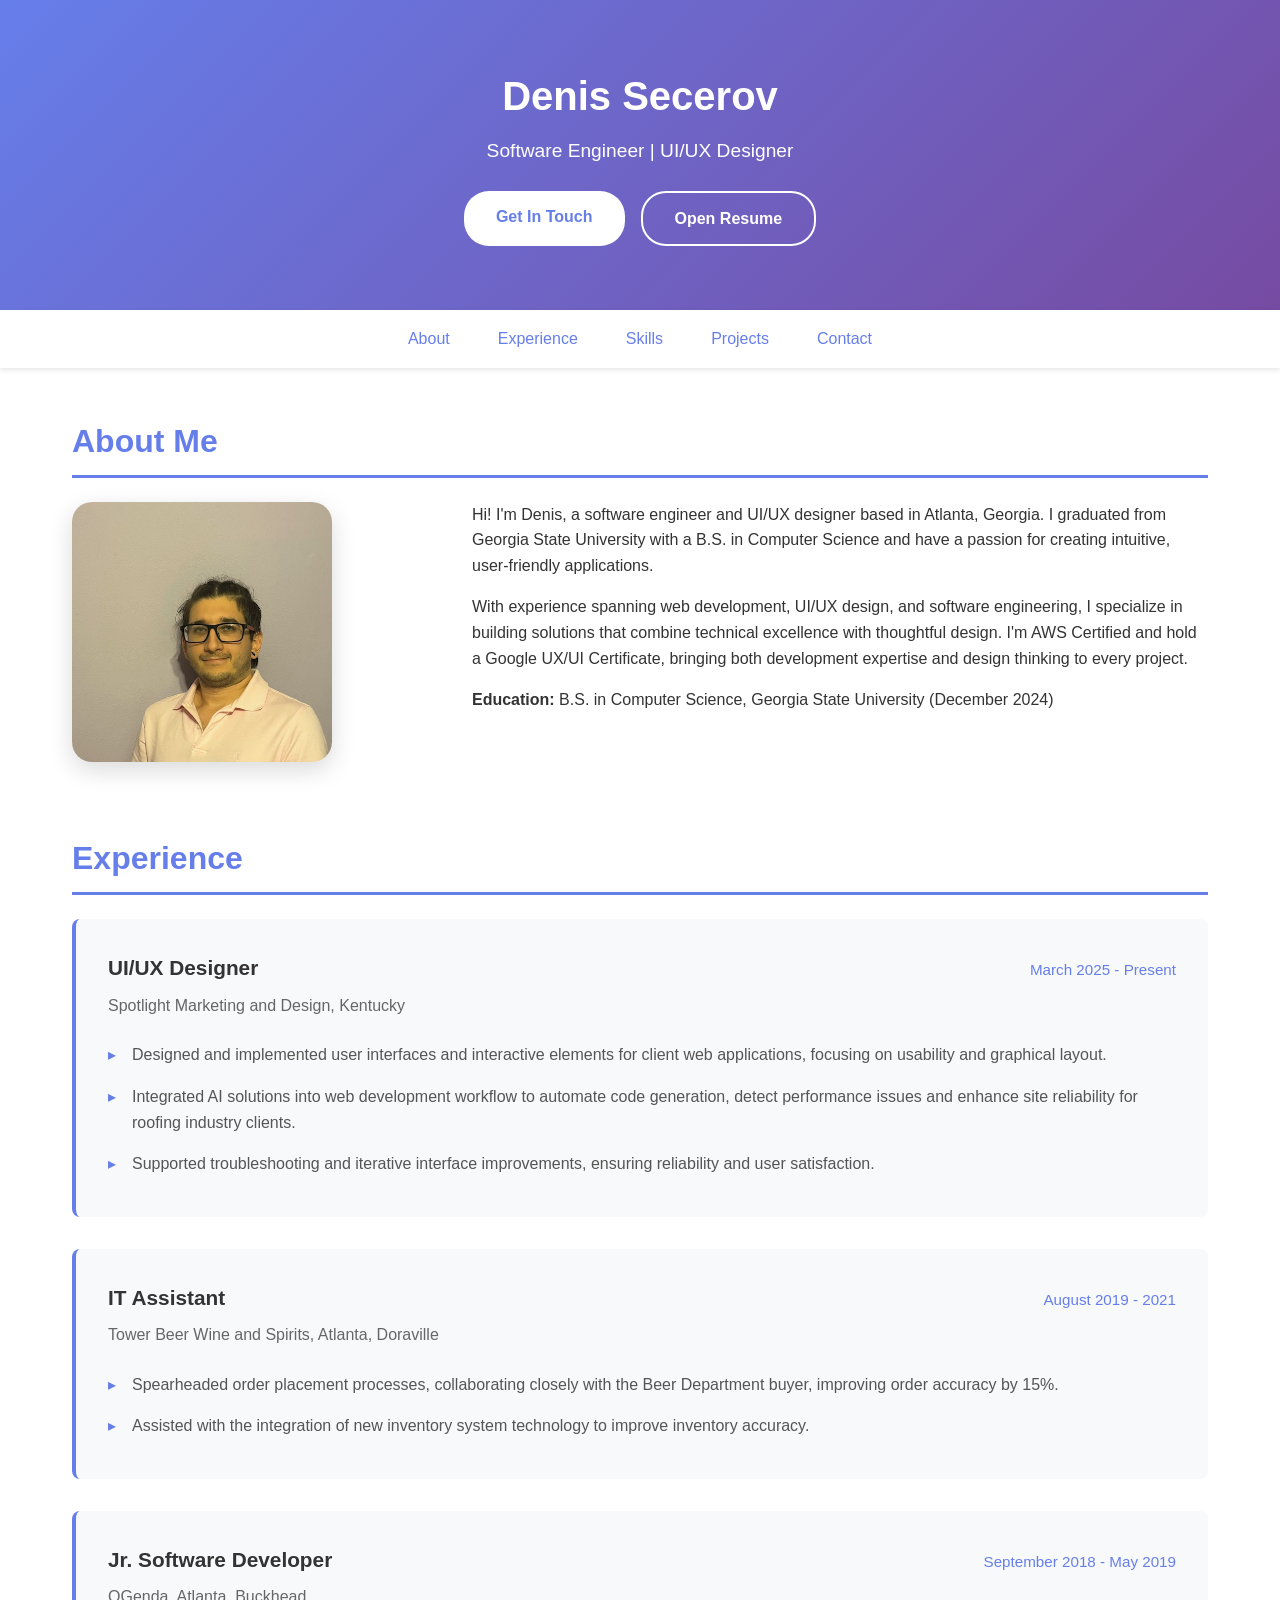
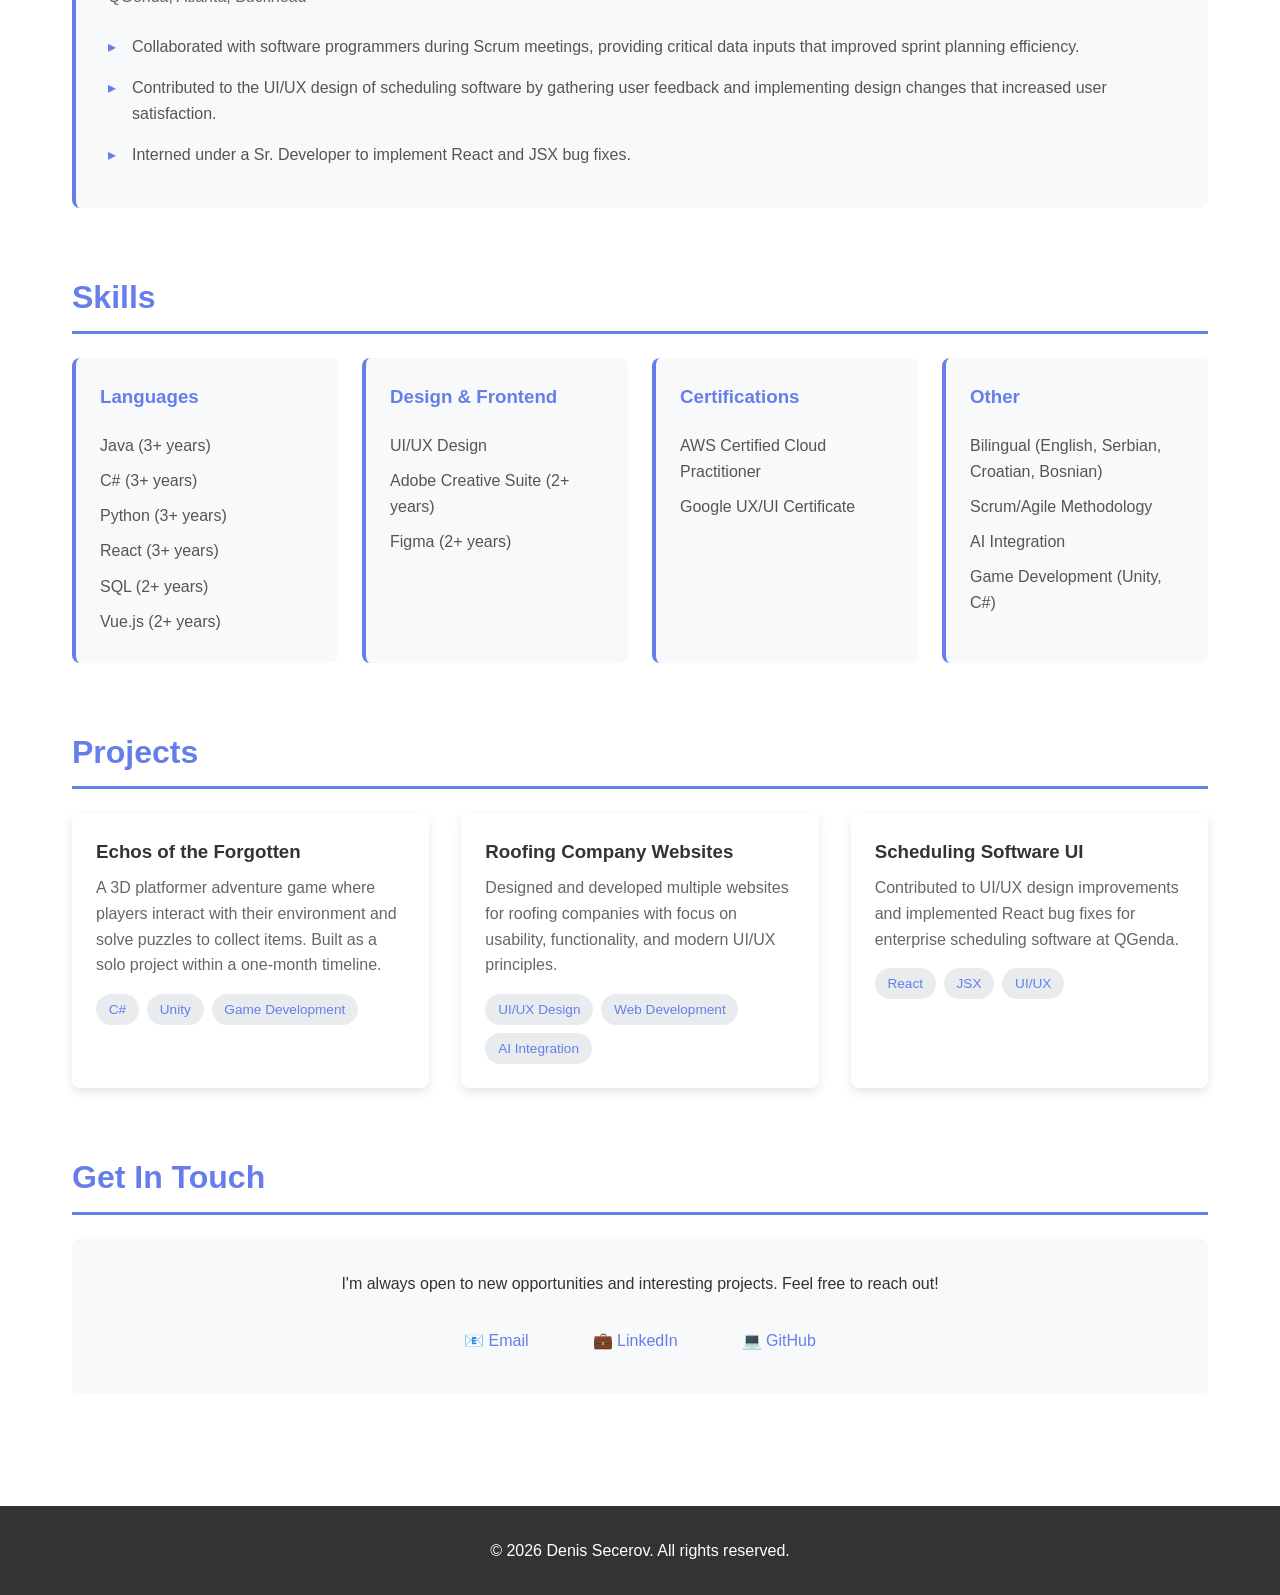
<file: index.html>
<!DOCTYPE html>
<html lang="en">
<head>
    <meta charset="UTF-8">
    <meta name="viewport" content="width=device-width, initial-scale=1.0">
    <title>Denis Secerov - Portfolio</title>
    <meta http-equiv="refresh" content="0; url=portfolio.html">
    <script>
        window.location.replace("portfolio.html");
    </script>
</head>
<body>
    <p>
        Opening portfolio...
        <a href="portfolio.html">Click here if you are not redirected.</a>
    </p>
</body>
</html>
</file>
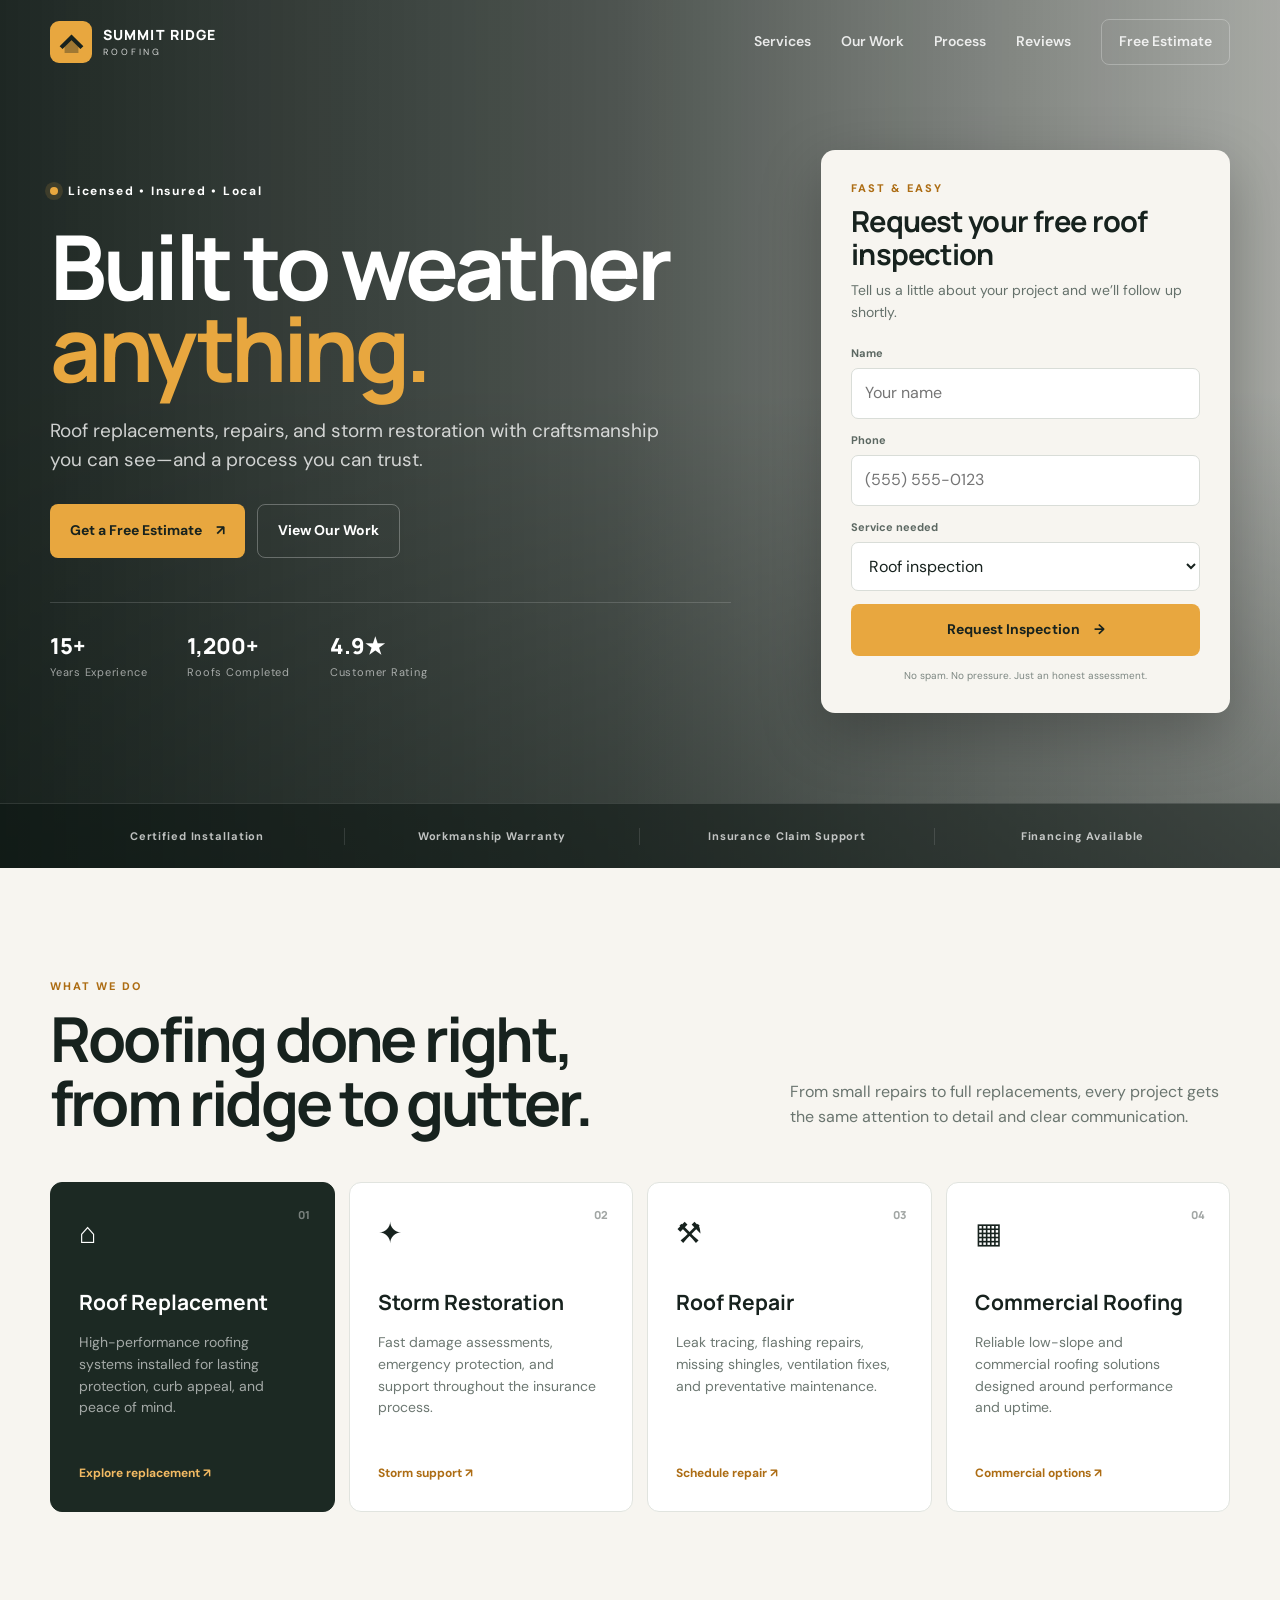
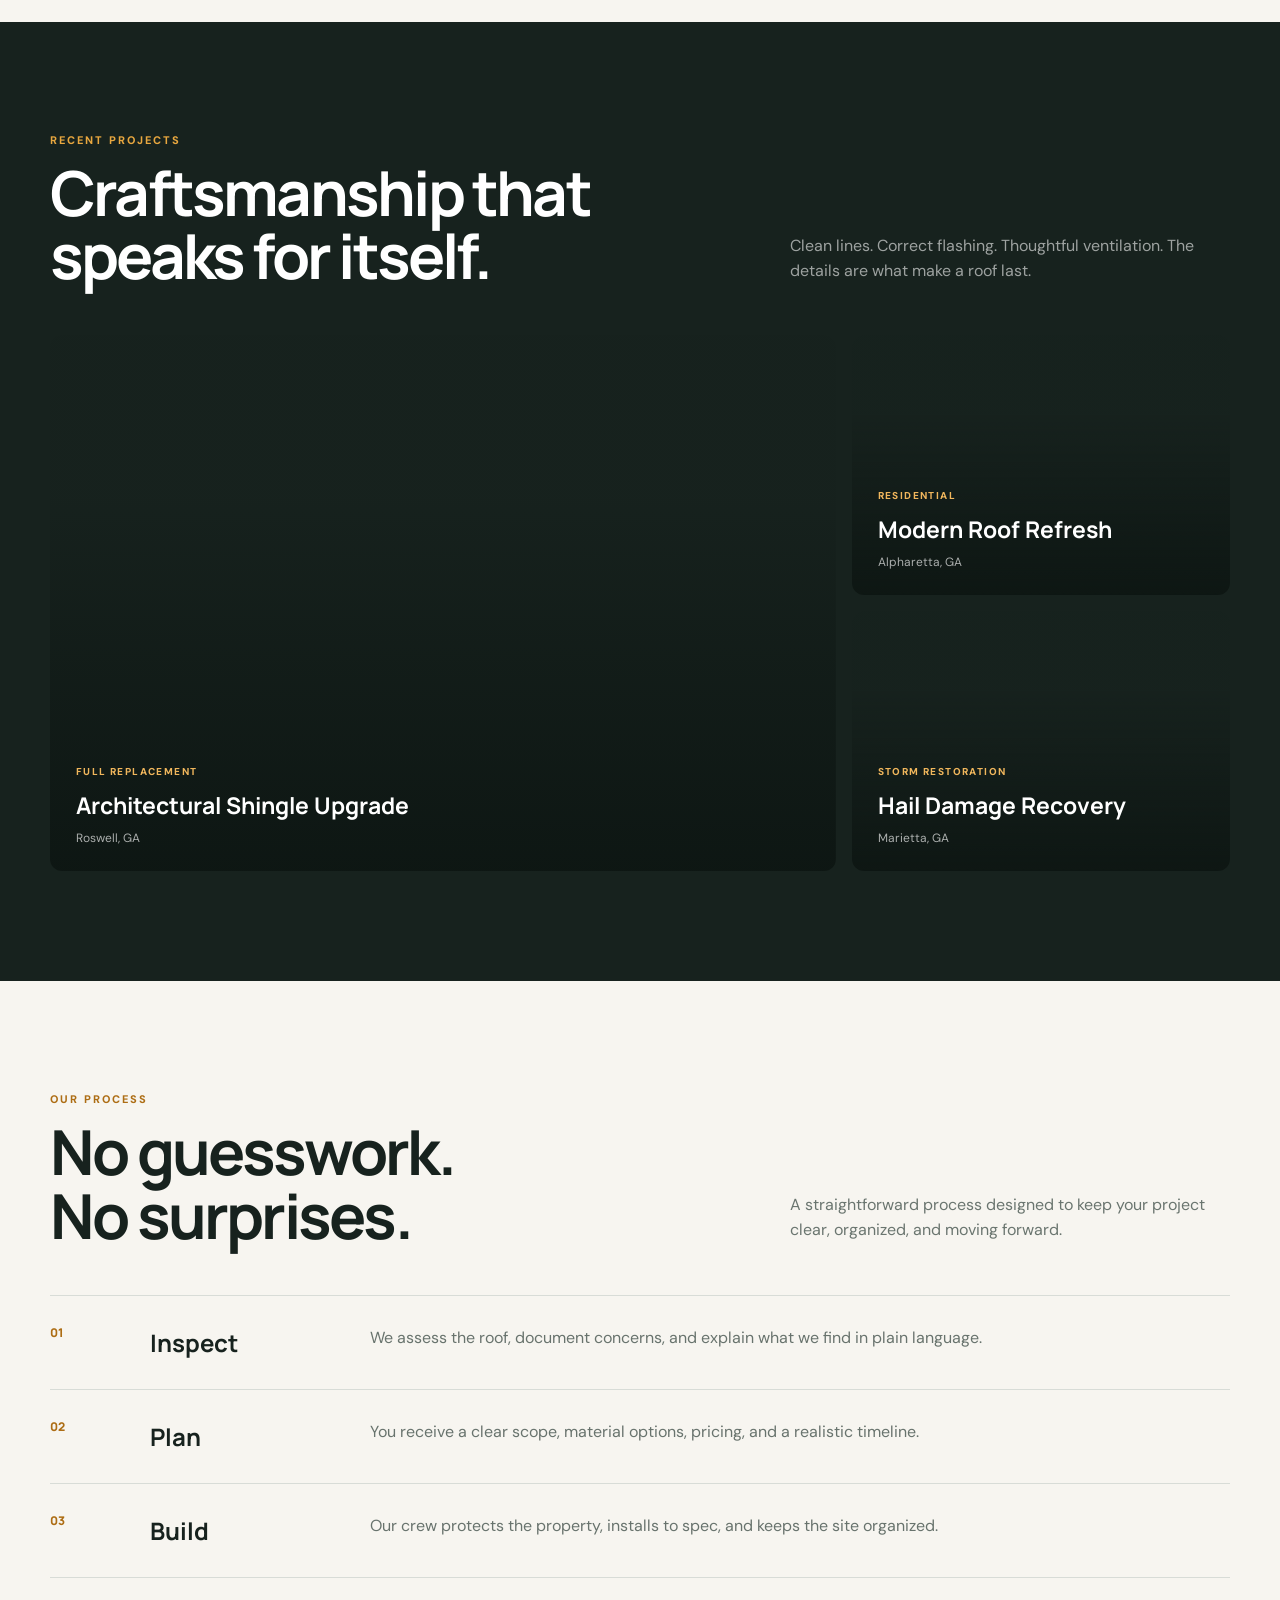
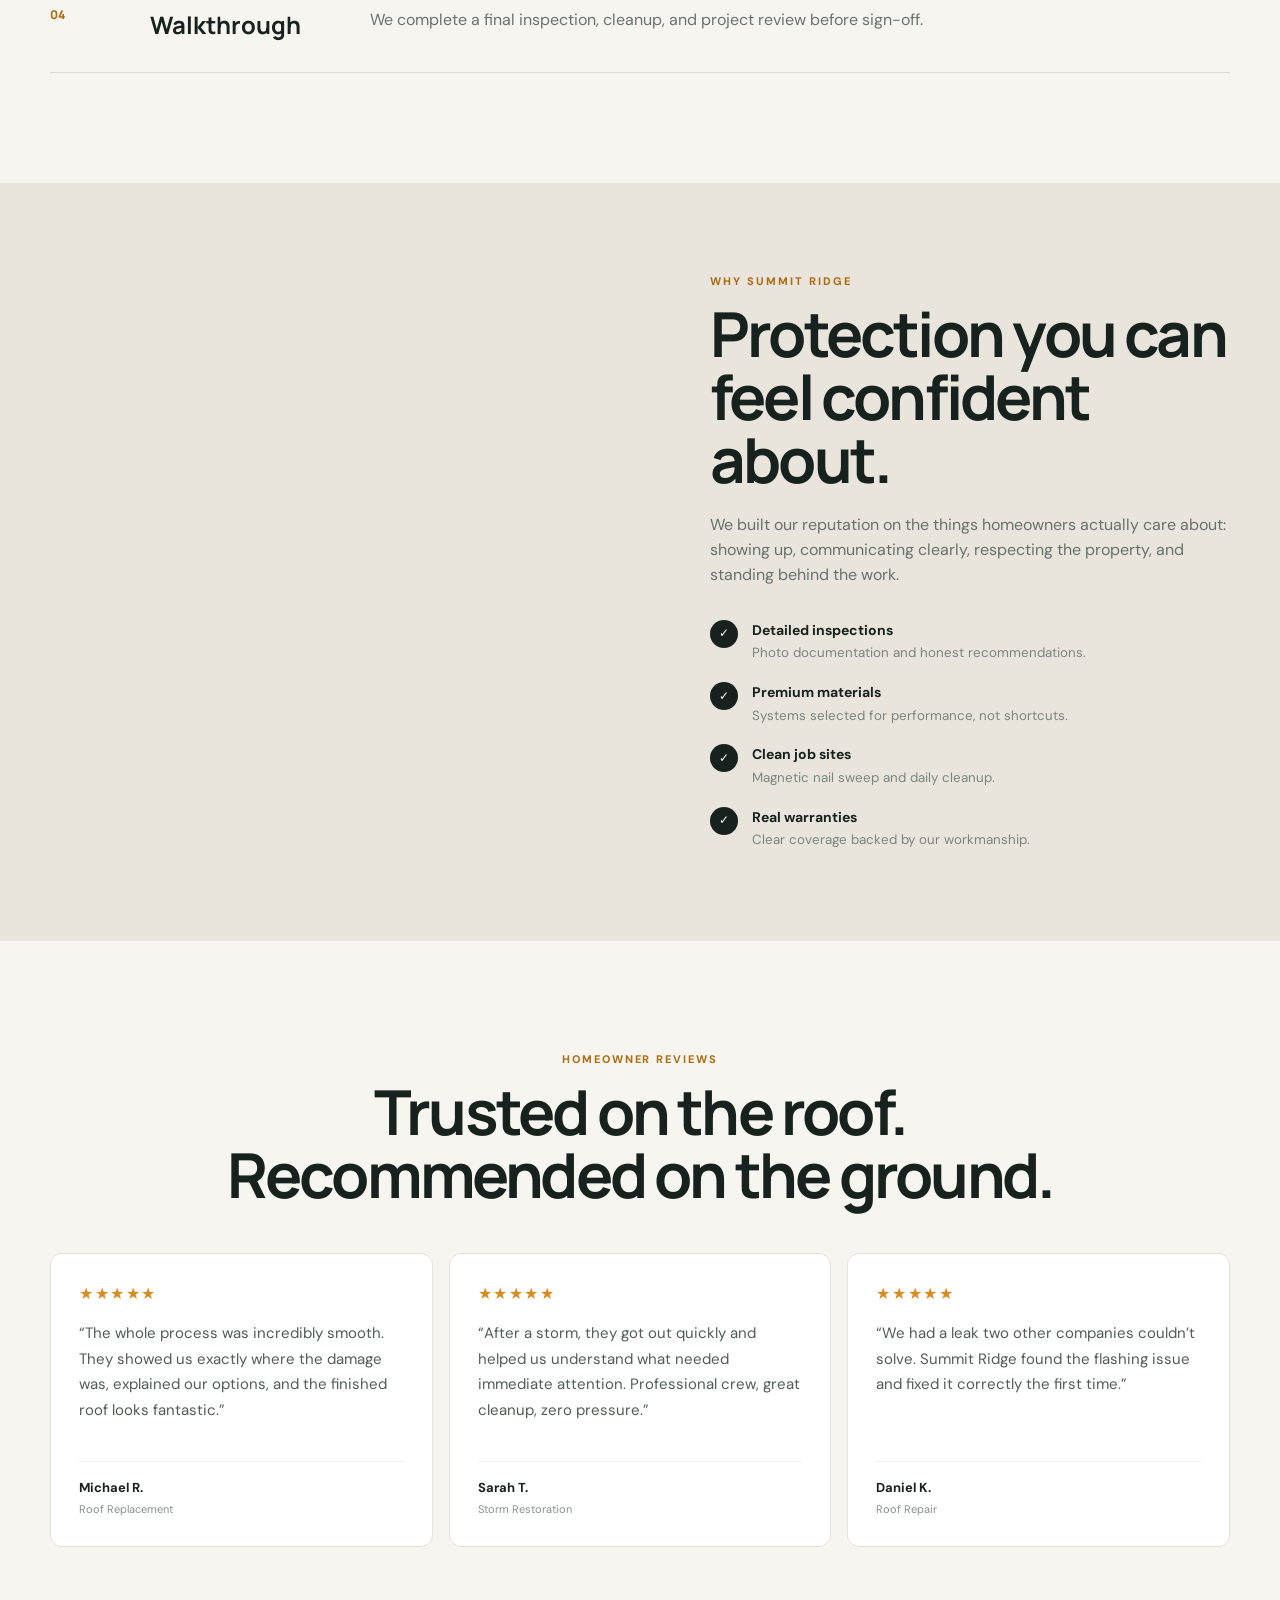
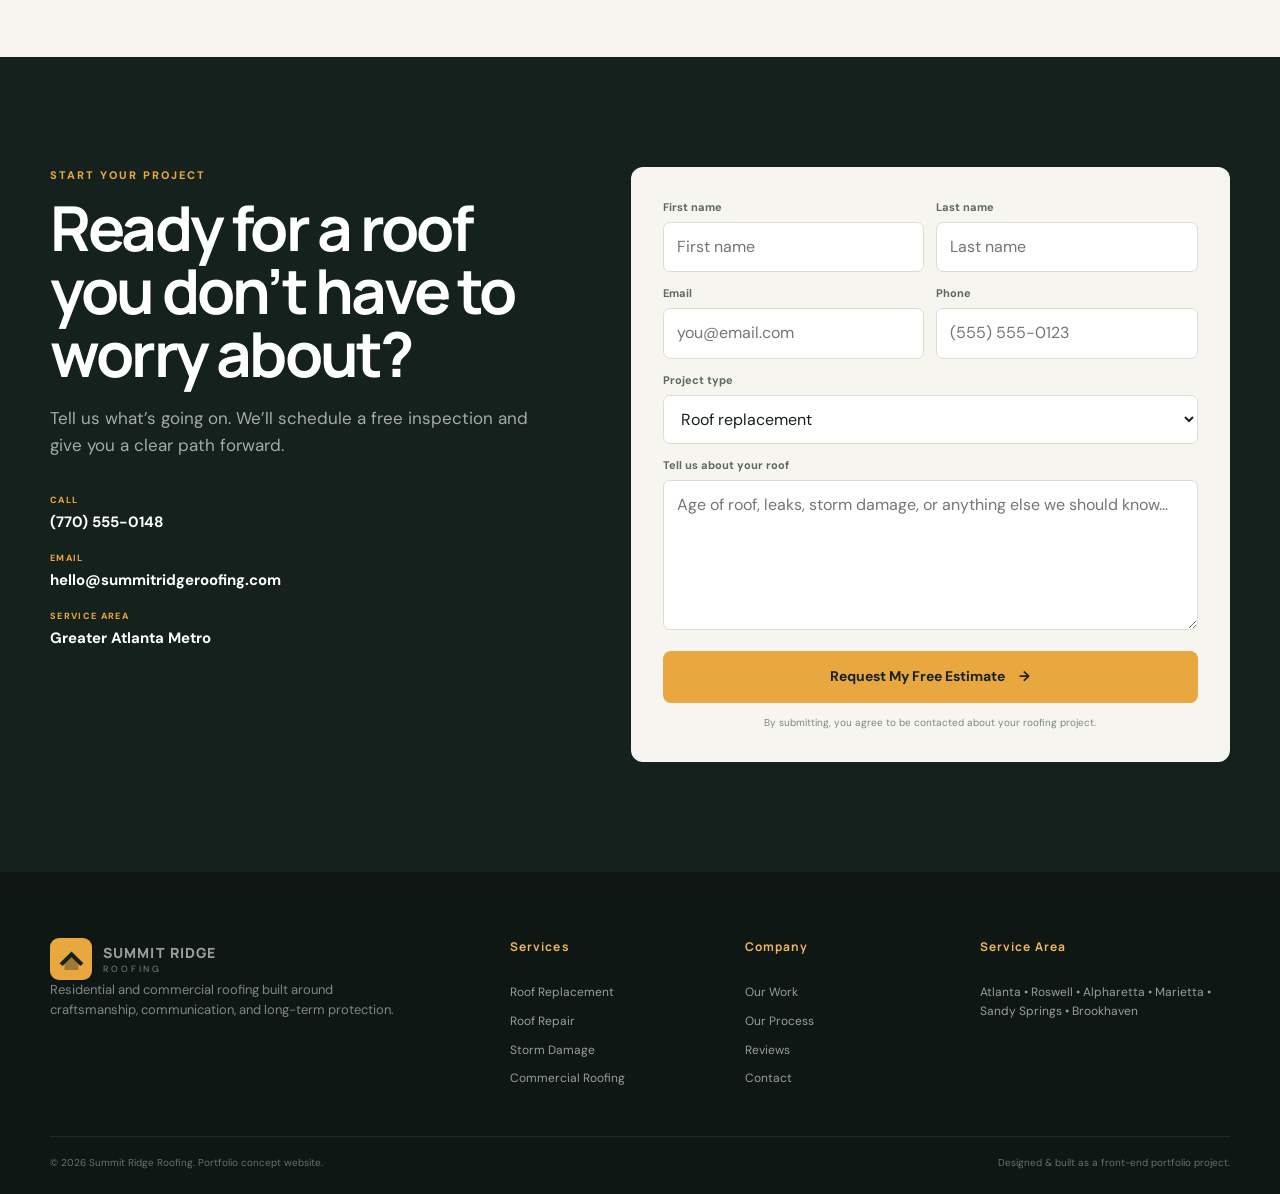
<file: summit-ridge-roofing-portfolio/index.html>
<!DOCTYPE html>
<html lang="en">
<head>
  <meta charset="UTF-8" />
  <meta name="viewport" content="width=device-width, initial-scale=1.0" />
  <meta name="description" content="Summit Ridge Roofing — premium residential and commercial roofing services." />
  <title>Summit Ridge Roofing | Built to Weather Anything</title>
  <link rel="preconnect" href="https://fonts.googleapis.com">
  <link rel="preconnect" href="https://fonts.gstatic.com" crossorigin>
  <link href="https://fonts.googleapis.com/css2?family=DM+Sans:wght@400;500;600;700&family=Manrope:wght@600;700;800&display=swap" rel="stylesheet">
  <link rel="stylesheet" href="styles.css" />
  <link rel="icon" href="favicon.svg" type="image/svg+xml" />
</head>
<body>
  <header class="site-header" id="top">
    <div class="container nav-wrap">
      <a href="#top" class="brand" aria-label="Summit Ridge Roofing home">
        <span class="brand-mark" aria-hidden="true">
          <svg viewBox="0 0 44 44"><path d="M4 27.5 22 10l18 17.5-4.4 4.3L22 18.6 8.4 31.8 4 27.5Z"/><path d="M11.5 28.5V38h21v-9.5L22 18.3 11.5 28.5Z" opacity=".35"/></svg>
        </span>
        <span class="brand-text"><strong>SUMMIT RIDGE</strong><small>ROOFING</small></span>
      </a>

      <button class="menu-toggle" aria-label="Open navigation" aria-expanded="false">
        <span></span><span></span><span></span>
      </button>

      <nav class="main-nav" aria-label="Primary">
        <a href="#services">Services</a>
        <a href="#work">Our Work</a>
        <a href="#process">Process</a>
        <a href="#reviews">Reviews</a>
        <a href="#contact" class="nav-cta">Free Estimate</a>
      </nav>
    </div>
  </header>

  <main>
    <section class="hero">
      <div class="hero-overlay"></div>
      <div class="container hero-grid">
        <div class="hero-copy reveal">
          <div class="eyebrow"><span class="dot"></span> Licensed • Insured • Local</div>
          <h1>Built to weather<br><span>anything.</span></h1>
          <p>Roof replacements, repairs, and storm restoration with craftsmanship you can see—and a process you can trust.</p>
          <div class="hero-actions">
            <a class="btn btn-primary" href="#contact">Get a Free Estimate <span>↗</span></a>
            <a class="btn btn-ghost" href="#work">View Our Work</a>
          </div>
          <div class="hero-proof">
            <div><strong>15+</strong><span>Years Experience</span></div>
            <div><strong>1,200+</strong><span>Roofs Completed</span></div>
            <div><strong>4.9★</strong><span>Customer Rating</span></div>
          </div>
        </div>

        <aside class="estimate-card reveal" aria-label="Quick estimate form">
          <div class="card-kicker">FAST & EASY</div>
          <h2>Request your free roof inspection</h2>
          <p>Tell us a little about your project and we’ll follow up shortly.</p>
          <form class="quick-form" id="quickForm">
            <label>
              <span>Name</span>
              <input type="text" name="name" placeholder="Your name" required>
            </label>
            <label>
              <span>Phone</span>
              <input type="tel" name="phone" placeholder="(555) 555-0123" required>
            </label>
            <label>
              <span>Service needed</span>
              <select name="service">
                <option>Roof inspection</option>
                <option>Roof replacement</option>
                <option>Roof repair</option>
                <option>Storm damage</option>
                <option>Commercial roofing</option>
              </select>
            </label>
            <button class="btn btn-primary btn-full" type="submit">Request Inspection <span>→</span></button>
          </form>
          <small>No spam. No pressure. Just an honest assessment.</small>
        </aside>
      </div>
      <div class="hero-bottom">
        <div class="container trust-row">
          <span>Certified Installation</span>
          <span>Workmanship Warranty</span>
          <span>Insurance Claim Support</span>
          <span>Financing Available</span>
        </div>
      </div>
    </section>

    <section class="section services" id="services">
      <div class="container">
        <div class="section-head reveal">
          <div>
            <div class="section-label">WHAT WE DO</div>
            <h2>Roofing done right,<br>from ridge to gutter.</h2>
          </div>
          <p>From small repairs to full replacements, every project gets the same attention to detail and clear communication.</p>
        </div>

        <div class="service-grid">
          <article class="service-card featured reveal">
            <div class="service-icon">⌂</div>
            <div class="service-num">01</div>
            <h3>Roof Replacement</h3>
            <p>High-performance roofing systems installed for lasting protection, curb appeal, and peace of mind.</p>
            <a href="#contact">Explore replacement <span>↗</span></a>
          </article>

          <article class="service-card reveal">
            <div class="service-icon">✦</div>
            <div class="service-num">02</div>
            <h3>Storm Restoration</h3>
            <p>Fast damage assessments, emergency protection, and support throughout the insurance process.</p>
            <a href="#contact">Storm support <span>↗</span></a>
          </article>

          <article class="service-card reveal">
            <div class="service-icon">⚒</div>
            <div class="service-num">03</div>
            <h3>Roof Repair</h3>
            <p>Leak tracing, flashing repairs, missing shingles, ventilation fixes, and preventative maintenance.</p>
            <a href="#contact">Schedule repair <span>↗</span></a>
          </article>

          <article class="service-card reveal">
            <div class="service-icon">▦</div>
            <div class="service-num">04</div>
            <h3>Commercial Roofing</h3>
            <p>Reliable low-slope and commercial roofing solutions designed around performance and uptime.</p>
            <a href="#contact">Commercial options <span>↗</span></a>
          </article>
        </div>
      </div>
    </section>

    <section class="section work" id="work">
      <div class="container">
        <div class="section-head light reveal">
          <div>
            <div class="section-label">RECENT PROJECTS</div>
            <h2>Craftsmanship that<br>speaks for itself.</h2>
          </div>
          <p>Clean lines. Correct flashing. Thoughtful ventilation. The details are what make a roof last.</p>
        </div>

        <div class="project-grid">
          <article class="project project-large reveal" style="--bg:url('https://images.unsplash.com/photo-1632759145351-1d592919f522?auto=format&fit=crop&w=1400&q=85')">
            <div class="project-info">
              <span>FULL REPLACEMENT</span>
              <h3>Architectural Shingle Upgrade</h3>
              <p>Roswell, GA</p>
            </div>
          </article>
          <article class="project reveal" style="--bg:url('https://images.unsplash.com/photo-1600566753086-00f18fb6b3ea?auto=format&fit=crop&w=1200&q=85')">
            <div class="project-info">
              <span>RESIDENTIAL</span>
              <h3>Modern Roof Refresh</h3>
              <p>Alpharetta, GA</p>
            </div>
          </article>
          <article class="project reveal" style="--bg:url('https://images.unsplash.com/photo-1593604340846-4fbe9763a1de?auto=format&fit=crop&w=1200&q=85')">
            <div class="project-info">
              <span>STORM RESTORATION</span>
              <h3>Hail Damage Recovery</h3>
              <p>Marietta, GA</p>
            </div>
          </article>
        </div>
      </div>
    </section>

    <section class="section process" id="process">
      <div class="container">
        <div class="split-heading reveal">
          <div>
            <div class="section-label">OUR PROCESS</div>
            <h2>No guesswork.<br>No surprises.</h2>
          </div>
          <p>A straightforward process designed to keep your project clear, organized, and moving forward.</p>
        </div>

        <div class="timeline">
          <div class="step reveal"><span>01</span><div><h3>Inspect</h3><p>We assess the roof, document concerns, and explain what we find in plain language.</p></div></div>
          <div class="step reveal"><span>02</span><div><h3>Plan</h3><p>You receive a clear scope, material options, pricing, and a realistic timeline.</p></div></div>
          <div class="step reveal"><span>03</span><div><h3>Build</h3><p>Our crew protects the property, installs to spec, and keeps the site organized.</p></div></div>
          <div class="step reveal"><span>04</span><div><h3>Walkthrough</h3><p>We complete a final inspection, cleanup, and project review before sign-off.</p></div></div>
        </div>
      </div>
    </section>

    <section class="why">
      <div class="why-image reveal"></div>
      <div class="why-copy reveal">
        <div class="section-label">WHY SUMMIT RIDGE</div>
        <h2>Protection you can feel confident about.</h2>
        <p>We built our reputation on the things homeowners actually care about: showing up, communicating clearly, respecting the property, and standing behind the work.</p>
        <ul>
          <li><span>✓</span><div><strong>Detailed inspections</strong><small>Photo documentation and honest recommendations.</small></div></li>
          <li><span>✓</span><div><strong>Premium materials</strong><small>Systems selected for performance, not shortcuts.</small></div></li>
          <li><span>✓</span><div><strong>Clean job sites</strong><small>Magnetic nail sweep and daily cleanup.</small></div></li>
          <li><span>✓</span><div><strong>Real warranties</strong><small>Clear coverage backed by our workmanship.</small></div></li>
        </ul>
      </div>
    </section>

    <section class="section reviews" id="reviews">
      <div class="container">
        <div class="center-head reveal">
          <div class="section-label">HOMEOWNER REVIEWS</div>
          <h2>Trusted on the roof.<br>Recommended on the ground.</h2>
        </div>
        <div class="review-grid">
          <blockquote class="review-card reveal">
            <div class="stars">★★★★★</div>
            <p>“The whole process was incredibly smooth. They showed us exactly where the damage was, explained our options, and the finished roof looks fantastic.”</p>
            <footer><strong>Michael R.</strong><span>Roof Replacement</span></footer>
          </blockquote>
          <blockquote class="review-card reveal">
            <div class="stars">★★★★★</div>
            <p>“After a storm, they got out quickly and helped us understand what needed immediate attention. Professional crew, great cleanup, zero pressure.”</p>
            <footer><strong>Sarah T.</strong><span>Storm Restoration</span></footer>
          </blockquote>
          <blockquote class="review-card reveal">
            <div class="stars">★★★★★</div>
            <p>“We had a leak two other companies couldn’t solve. Summit Ridge found the flashing issue and fixed it correctly the first time.”</p>
            <footer><strong>Daniel K.</strong><span>Roof Repair</span></footer>
          </blockquote>
        </div>
      </div>
    </section>

    <section class="contact section" id="contact">
      <div class="container contact-grid">
        <div class="contact-copy reveal">
          <div class="section-label">START YOUR PROJECT</div>
          <h2>Ready for a roof you don’t have to worry about?</h2>
          <p>Tell us what’s going on. We’ll schedule a free inspection and give you a clear path forward.</p>
          <div class="contact-details">
            <div><span>CALL</span><strong>(770) 555-0148</strong></div>
            <div><span>EMAIL</span><strong>hello@summitridgeroofing.com</strong></div>
            <div><span>SERVICE AREA</span><strong>Greater Atlanta Metro</strong></div>
          </div>
        </div>

        <form class="contact-form reveal" id="contactForm">
          <div class="form-row">
            <label><span>First name</span><input type="text" required placeholder="First name"></label>
            <label><span>Last name</span><input type="text" required placeholder="Last name"></label>
          </div>
          <div class="form-row">
            <label><span>Email</span><input type="email" required placeholder="you@email.com"></label>
            <label><span>Phone</span><input type="tel" required placeholder="(555) 555-0123"></label>
          </div>
          <label><span>Project type</span>
            <select>
              <option>Roof replacement</option>
              <option>Roof repair</option>
              <option>Storm damage</option>
              <option>Commercial roofing</option>
              <option>Not sure yet</option>
            </select>
          </label>
          <label><span>Tell us about your roof</span><textarea rows="5" placeholder="Age of roof, leaks, storm damage, or anything else we should know..."></textarea></label>
          <button class="btn btn-primary btn-full" type="submit">Request My Free Estimate <span>→</span></button>
          <small>By submitting, you agree to be contacted about your roofing project.</small>
        </form>
      </div>
    </section>
  </main>

  <footer class="site-footer">
    <div class="container footer-grid">
      <div>
        <a href="#top" class="brand footer-brand">
          <span class="brand-mark"><svg viewBox="0 0 44 44"><path d="M4 27.5 22 10l18 17.5-4.4 4.3L22 18.6 8.4 31.8 4 27.5Z"/><path d="M11.5 28.5V38h21v-9.5L22 18.3 11.5 28.5Z" opacity=".35"/></svg></span>
          <span class="brand-text"><strong>SUMMIT RIDGE</strong><small>ROOFING</small></span>
        </a>
        <p>Residential and commercial roofing built around craftsmanship, communication, and long-term protection.</p>
      </div>
      <div><h4>Services</h4><a href="#services">Roof Replacement</a><a href="#services">Roof Repair</a><a href="#services">Storm Damage</a><a href="#services">Commercial Roofing</a></div>
      <div><h4>Company</h4><a href="#work">Our Work</a><a href="#process">Our Process</a><a href="#reviews">Reviews</a><a href="#contact">Contact</a></div>
      <div><h4>Service Area</h4><p>Atlanta • Roswell • Alpharetta • Marietta • Sandy Springs • Brookhaven</p></div>
    </div>
    <div class="container footer-bottom">
      <span>© <span id="year"></span> Summit Ridge Roofing. Portfolio concept website.</span>
      <span>Designed & built as a front-end portfolio project.</span>
    </div>
  </footer>

  <div class="toast" id="toast" role="status" aria-live="polite">
    <strong>Thanks!</strong>
    <span>Your request was submitted in this demo.</span>
  </div>

  <script src="script.js"></script>
</body>
</html>
</file>
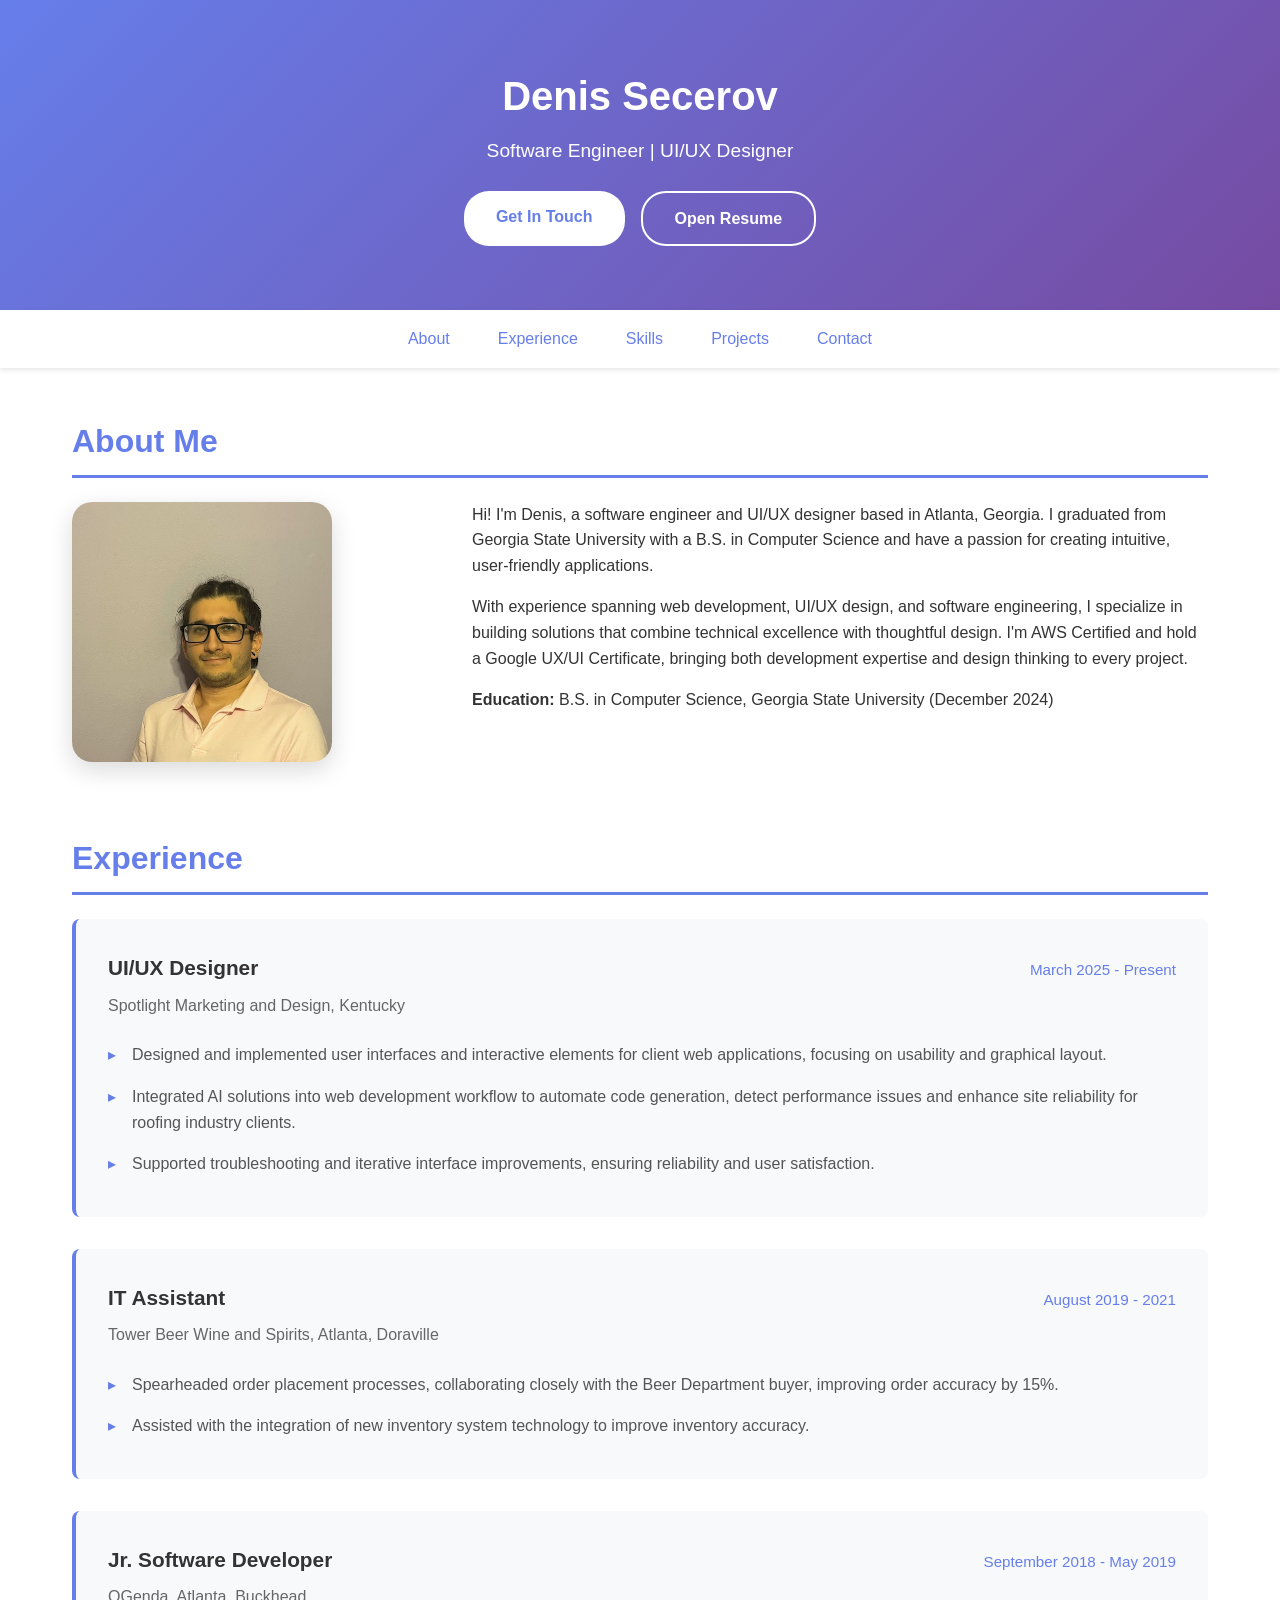
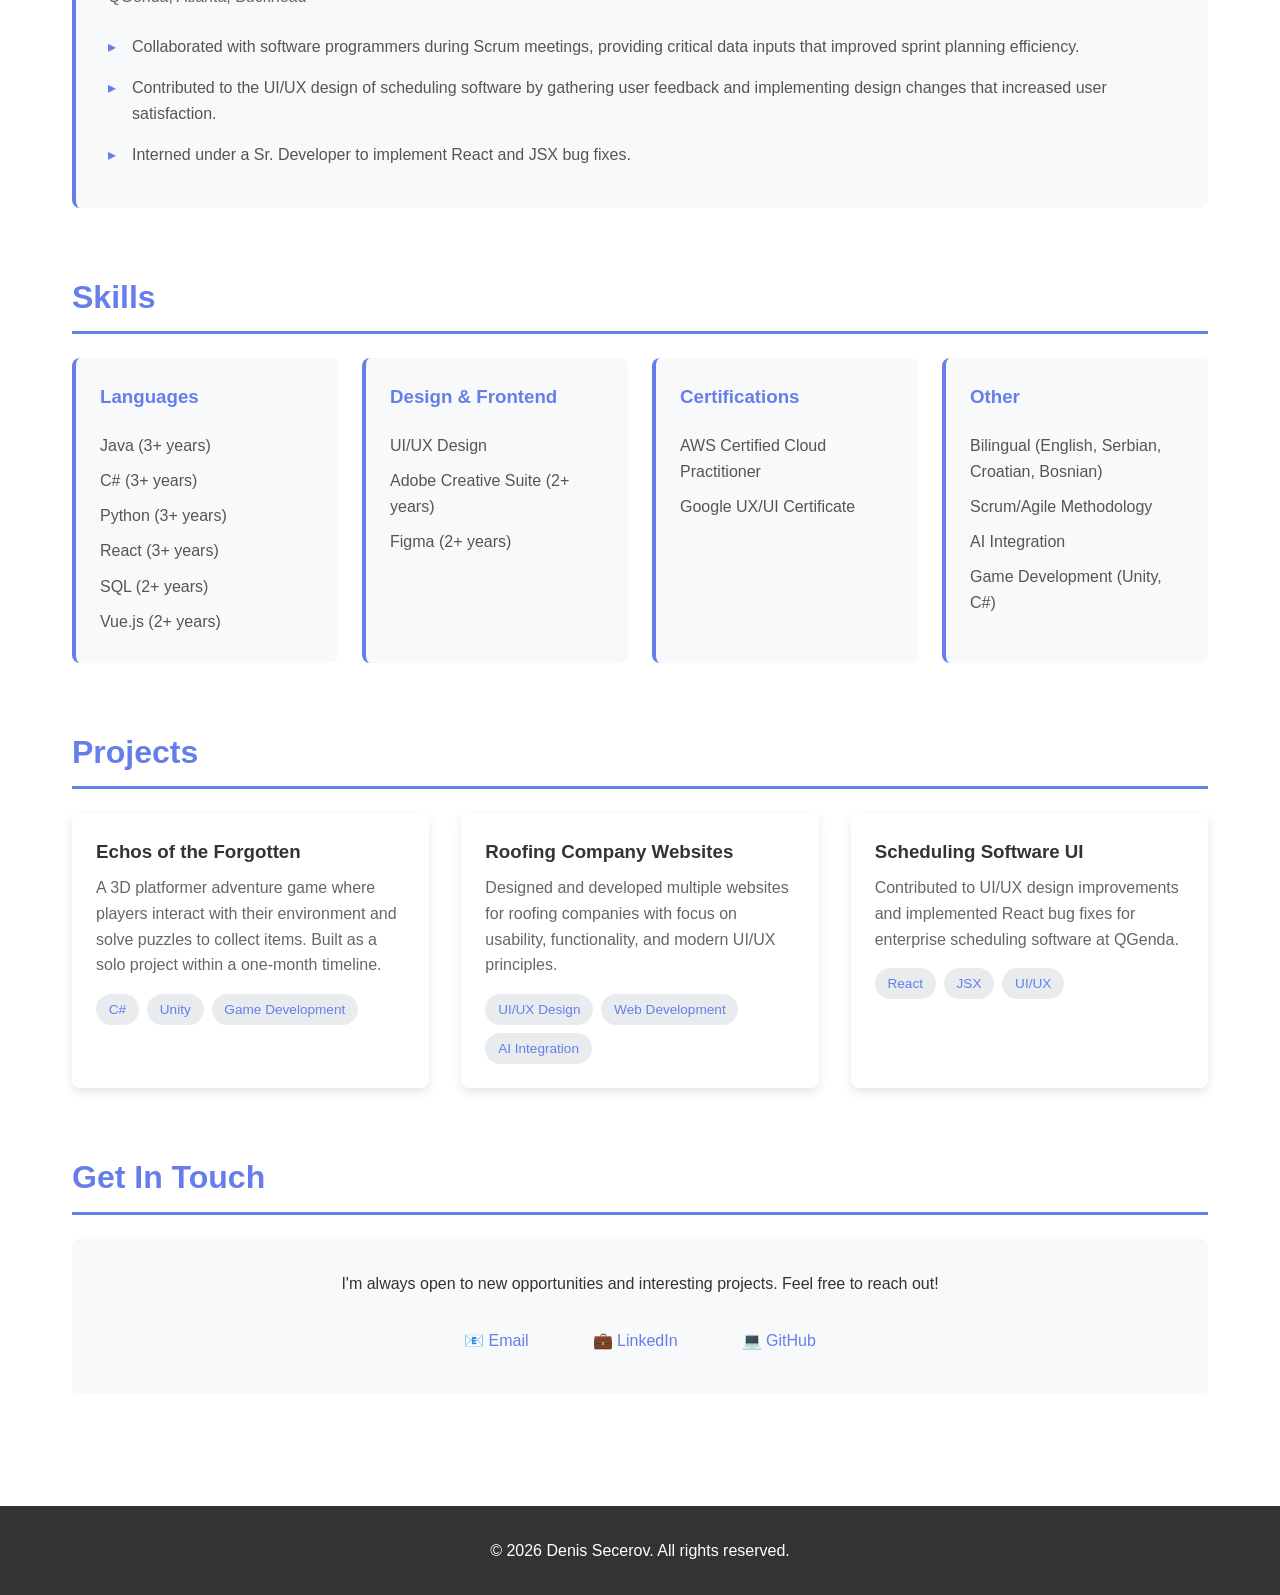
<file: portfolio.html>
<!DOCTYPE html>
<html lang="en">
<head>
    <meta charset="UTF-8">
    <meta name="viewport" content="width=device-width, initial-scale=1.0">
    <title>Denis Secerov - Software Engineer</title>
    <style>
        @keyframes fadeInUp {
            from {
                opacity: 0;
                transform: translateY(30px);
            }
            to {
                opacity: 1;
                transform: translateY(0);
            }
        }

        @keyframes fadeIn {
            from {
                opacity: 0;
            }
            to {
                opacity: 1;
            }
        }

        @keyframes slideInLeft {
            from {
                opacity: 0;
                transform: translateX(-50px);
            }
            to {
                opacity: 1;
                transform: translateX(0);
            }
        }

        @keyframes slideInRight {
            from {
                opacity: 0;
                transform: translateX(50px);
            }
            to {
                opacity: 1;
                transform: translateX(0);
            }
        }

        @keyframes float {
            0%, 100% {
                transform: translateY(0px);
            }
            50% {
                transform: translateY(-10px);
            }
        }

        * {
            margin: 0;
            padding: 0;
            box-sizing: border-box;
        }

        body {
            font-family: -apple-system, BlinkMacSystemFont, 'Segoe UI', Roboto, Oxygen, Ubuntu, Cantarell, sans-serif;
            line-height: 1.6;
            color: #333;
        }

        header {
            background: linear-gradient(135deg, #667eea 0%, #764ba2 100%);
            color: white;
            padding: 4rem 2rem;
            text-align: center;
            animation: fadeIn 1s ease-out;
        }

        header h1 {
            font-size: 2.5rem;
            margin-bottom: 0.5rem;
            animation: fadeInUp 1s ease-out 0.2s both;
        }

        header p {
            font-size: 1.2rem;
            opacity: 0.9;
            animation: fadeInUp 1s ease-out 0.4s both;
        }

        .header-buttons {
            margin-top: 1.5rem;
            display: flex;
            gap: 1rem;
            justify-content: center;
            flex-wrap: wrap;
            animation: fadeInUp 1s ease-out 0.6s both;
        }

        .btn {
            display: inline-block;
            padding: 0.8rem 2rem;
            background: white;
            color: #667eea;
            text-decoration: none;
            border-radius: 25px;
            font-weight: 600;
            transition: transform 0.3s, box-shadow 0.3s;
        }

        .btn:hover {
            transform: translateY(-3px);
            box-shadow: 0 5px 15px rgba(0,0,0,0.3);
        }

        .btn-outline {
            background: transparent;
            color: white;
            border: 2px solid white;
        }

        .btn-outline:hover {
            background: white;
            color: #667eea;
        }

        nav {
            background: #fff;
            box-shadow: 0 2px 5px rgba(0,0,0,0.1);
            position: sticky;
            top: 0;
            z-index: 100;
        }

        nav ul {
            display: flex;
            justify-content: center;
            list-style: none;
            padding: 1rem;
            flex-wrap: wrap;
        }

        nav a {
            color: #667eea;
            text-decoration: none;
            padding: 0.5rem 1.5rem;
            transition: color 0.3s;
            font-weight: 500;
        }

        nav a:hover {
            color: #764ba2;
        }

        .container {
            max-width: 1200px;
            margin: 0 auto;
            padding: 3rem 2rem;
        }

        section {
            margin-bottom: 4rem;
            animation: fadeInUp 1s ease-out both;
        }

        section:nth-child(1) { animation-delay: 0.1s; }
        section:nth-child(2) { animation-delay: 0.2s; }
        section:nth-child(3) { animation-delay: 0.3s; }
        section:nth-child(4) { animation-delay: 0.4s; }
        section:nth-child(5) { animation-delay: 0.5s; }

        h2 {
            font-size: 2rem;
            color: #667eea;
            margin-bottom: 1.5rem;
            padding-bottom: 0.5rem;
            border-bottom: 3px solid #667eea;
        }

        .about-content {
            display: grid;
            grid-template-columns: 1fr 2fr;
            gap: 2rem;
            align-items: start;
        }

    .profile-img {
    width: 100%;
    max-width: 260px;
    aspect-ratio: 1 / 1;
    object-fit: cover;
    border-radius: 20px;
    box-shadow: 0 8px 25px rgba(0, 0, 0, 0.15);
}

        .skills {
            display: grid;
            grid-template-columns: repeat(auto-fit, minmax(250px, 1fr));
            gap: 1.5rem;
        }

        .skill-category {
            background: #f8f9fa;
            padding: 1.5rem;
            border-radius: 8px;
            border-left: 4px solid #667eea;
            transition: transform 0.3s, box-shadow 0.3s;
        }

        .skill-category:hover {
            transform: translateY(-5px);
            box-shadow: 0 5px 15px rgba(0,0,0,0.1);
        }

        .skill-category h3 {
            color: #667eea;
            margin-bottom: 1rem;
        }

        .skill-category ul {
            list-style: none;
        }

        .skill-category li {
            padding: 0.3rem 0;
            color: #555;
        }

        .projects {
            display: grid;
            grid-template-columns: repeat(auto-fit, minmax(300px, 1fr));
            gap: 2rem;
        }

        .project-card {
            background: white;
            border-radius: 8px;
            overflow: hidden;
            box-shadow: 0 4px 10px rgba(0,0,0,0.1);
            transition: transform 0.3s, box-shadow 0.3s;
        }

        .project-card:hover {
            transform: translateY(-5px);
            box-shadow: 0 6px 20px rgba(0,0,0,0.15);
        }

        .project-card img {
            width: 100%;
            height: 200px;
            object-fit: cover;
            background: linear-gradient(135deg, #667eea 0%, #764ba2 100%);
        }

        .project-content {
            padding: 1.5rem;
        }

        .project-content h3 {
            color: #333;
            margin-bottom: 0.5rem;
        }

        .project-content h3 a {
            color: inherit;
            text-decoration: none;
        }

        .project-content h3 a:hover {
            color: #667eea;
        }

        .project-content p {
            color: #666;
            margin-bottom: 1rem;
        }

        .tech-tags {
            display: flex;
            flex-wrap: wrap;
            gap: 0.5rem;
        }

        .tech-tag {
            background: #e9ecef;
            color: #667eea;
            padding: 0.3rem 0.8rem;
            border-radius: 20px;
            font-size: 0.85rem;
        }

        .experience-timeline {
            display: flex;
            flex-direction: column;
            gap: 2rem;
        }

        .experience-item {
            background: #f8f9fa;
            padding: 2rem;
            border-radius: 8px;
            border-left: 4px solid #667eea;
            transition: transform 0.3s, box-shadow 0.3s;
        }

        .experience-item:hover {
            transform: translateX(5px);
            box-shadow: 0 5px 15px rgba(0,0,0,0.1);
        }

        .experience-header {
            display: flex;
            justify-content: space-between;
            align-items: baseline;
            margin-bottom: 0.5rem;
            flex-wrap: wrap;
            gap: 1rem;
        }

        .experience-header h3 {
            color: #333;
            font-size: 1.3rem;
            margin: 0;
        }

        .date {
            color: #667eea;
            font-weight: 500;
            font-size: 0.95rem;
        }

        .company {
            color: #666;
            font-weight: 500;
            margin-bottom: 1rem;
        }

        .experience-list {
            list-style: none;
            padding-left: 0;
        }

        .experience-list li {
            padding: 0.5rem 0;
            padding-left: 1.5rem;
            position: relative;
            color: #555;
        }

        .experience-list li::before {
            content: "▸";
            position: absolute;
            left: 0;
            color: #667eea;
        }

        .contact {
            text-align: center;
            background: #f8f9fa;
            padding: 2rem;
            border-radius: 8px;
        }

        .contact-links {
            display: flex;
            justify-content: center;
            gap: 2rem;
            margin-top: 1.5rem;
            flex-wrap: wrap;
        }

        .contact-links a {
            color: #667eea;
            text-decoration: none;
            font-weight: 500;
            transition: all 0.3s;
            padding: 0.5rem 1rem;
            border-radius: 5px;
        }

        .contact-links a:hover {
            color: #764ba2;
            background: #f0f0f0;
            transform: translateY(-2px);
        }

        footer {
            background: #333;
            color: white;
            text-align: center;
            padding: 2rem;
        }

        @media (max-width: 768px) {
            .about-content {
                grid-template-columns: 1fr;
                text-align: center;
            }

            .profile-img {
                margin: 0 auto;
            }

            header h1 {
                font-size: 2rem;
            }
        }
    </style>
</head>
<body>
    <header>
        <h1>Denis Secerov</h1>
        <p>Software Engineer | UI/UX Designer</p>
        <div class="header-buttons">
            <a href="#contact" class="btn">Get In Touch</a>
            <a href="Denis Secerov Resume 09.pdf" target="_blank" class="btn btn-outline">Open Resume</a>
        </div>
    </header>

    <nav>
        <ul>
            <li><a href="#about">About</a></li>
            <li><a href="#experience">Experience</a></li>
            <li><a href="#skills">Skills</a></li>
            <li><a href="#projects">Projects</a></li>
            <li><a href="#contact">Contact</a></li>
        </ul>
    </nav>

    <div class="container">
        <section id="about">
            <h2>About Me</h2>
           <div class="about-content">
    <div class="profile-image-container">
        <img src="profile.jpg" alt="Denis Secerov" class="profile-img">
    </div>
    <div>

                    <p>Hi! I'm Denis, a software engineer and UI/UX designer based in Atlanta, Georgia. I graduated from Georgia State University with a B.S. in Computer Science and have a passion for creating intuitive, user-friendly applications.</p>
                    <p style="margin-top: 1rem;">With experience spanning web development, UI/UX design, and software engineering, I specialize in building solutions that combine technical excellence with thoughtful design. I'm AWS Certified and hold a Google UX/UI Certificate, bringing both development expertise and design thinking to every project.</p>
                    <p style="margin-top: 1rem;"><strong>Education:</strong> B.S. in Computer Science, Georgia State University (December 2024)</p>
                </div>
            </div>
        </section>

        <section id="experience">
            <h2>Experience</h2>
            <div class="experience-timeline">
                <div class="experience-item">
                    <div class="experience-header">
                        <h3>UI/UX Designer</h3>
                        <span class="date">March 2025 - Present</span>
                    </div>
                    <p class="company">Spotlight Marketing and Design, Kentucky</p>
                    <ul class="experience-list">
                        <li>Designed and implemented user interfaces and interactive elements for client web applications, focusing on usability and graphical layout.</li>
                        <li>Integrated AI solutions into web development workflow to automate code generation, detect performance issues and enhance site reliability for roofing industry clients.</li>
                        <li>Supported troubleshooting and iterative interface improvements, ensuring reliability and user satisfaction.</li>
                    </ul>
                </div>

                <div class="experience-item">
                    <div class="experience-header">
                        <h3>IT Assistant</h3>
                        <span class="date">August 2019 - 2021</span>
                    </div>
                    <p class="company">Tower Beer Wine and Spirits, Atlanta, Doraville</p>
                    <ul class="experience-list">
                        <li>Spearheaded order placement processes, collaborating closely with the Beer Department buyer, improving order accuracy by 15%.</li>
                        <li>Assisted with the integration of new inventory system technology to improve inventory accuracy.</li>
                    </ul>
                </div>

                <div class="experience-item">
                    <div class="experience-header">
                        <h3>Jr. Software Developer</h3>
                        <span class="date">September 2018 - May 2019</span>
                    </div>
                    <p class="company">QGenda, Atlanta, Buckhead</p>
                    <ul class="experience-list">
                        <li>Collaborated with software programmers during Scrum meetings, providing critical data inputs that improved sprint planning efficiency.</li>
                        <li>Contributed to the UI/UX design of scheduling software by gathering user feedback and implementing design changes that increased user satisfaction.</li>
                        <li>Interned under a Sr. Developer to implement React and JSX bug fixes.</li>
                    </ul>
                </div>
            </div>
        </section>

        <section id="skills">
            <h2>Skills</h2>
            <div class="skills">
                <div class="skill-category">
                    <h3>Languages</h3>
                    <ul>
                        <li>Java (3+ years)</li>
                        <li>C# (3+ years)</li>
                        <li>Python (3+ years)</li>
                        <li>React (3+ years)</li>
                        <li>SQL (2+ years)</li>
                        <li>Vue.js (2+ years)</li>
                    </ul>
                </div>
                <div class="skill-category">
                    <h3>Design & Frontend</h3>
                    <ul>
                        <li>UI/UX Design</li>
                        <li>Adobe Creative Suite (2+ years)</li>
                        <li>Figma (2+ years)</li>
                    </ul>
                </div>
                <div class="skill-category">
                    <h3>Certifications</h3>
                    <ul>
                        <li>AWS Certified Cloud Practitioner</li>
                        <li>Google UX/UI Certificate</li>
                    </ul>
                </div>
                <div class="skill-category">
                    <h3>Other</h3>
                    <ul>
                        <li>Bilingual (English, Serbian, Croatian, Bosnian)</li>
                        <li>Scrum/Agile Methodology</li>
                        <li>AI Integration</li>
                        <li>Game Development (Unity, C#)</li>
                    </ul>
                </div>
            </div>
        </section>

        <section id="projects">
            <h2>Projects</h2>
            <div class="projects">
                <div class="project-card">
                    <div class="project-content">
                        <h3>
                            <a href="https://youtu.be/VNAUJMP_cto" target="_blank" rel="noopener noreferrer">
                                Echos of the Forgotten
                            </a>
                        </h3>
                        <p>A 3D platformer adventure game where players interact with their environment and solve puzzles to collect items. Built as a solo project within a one-month timeline.</p>
                        <div class="tech-tags">
                            <span class="tech-tag">C#</span>
                            <span class="tech-tag">Unity</span>
                            <span class="tech-tag">Game Development</span>
                        </div>
                    </div>
                </div>

                <div class="project-card">
                    <div class="project-content">
                        <h3>
                             <a href="/summit-ridge-roofing-portfolio/index.html" target="_blank">
                                Roofing Company Websites
                            </a>
                        </h3>
                        <p>Designed and developed multiple websites for roofing companies with focus on usability, functionality, and modern UI/UX principles.</p>
                        <div class="tech-tags">
                            <span class="tech-tag">UI/UX Design</span>
                            <span class="tech-tag">Web Development</span>
                            <span class="tech-tag">AI Integration</span>
                        </div>
                    </div>
                </div>

                <div class="project-card">
                    <div class="project-content">
                        <h3>Scheduling Software UI</h3>
                        <p>Contributed to UI/UX design improvements and implemented React bug fixes for enterprise scheduling software at QGenda.</p>
                        <div class="tech-tags">
                            <span class="tech-tag">React</span>
                            <span class="tech-tag">JSX</span>
                            <span class="tech-tag">UI/UX</span>
                        </div>
                    </div>
                </div>
            </div>
        </section>

        <section id="contact">
            <h2>Get In Touch</h2>
            <div class="contact">
                <p>I'm always open to new opportunities and interesting projects. Feel free to reach out!</p>
                <div class="contact-links">
                    <a href="mailto:denissecerov@yahoo.com">📧 Email</a>
                    <a href="https://www.linkedin.com/in/denis-s-178162106/" target="_blank" rel="noopener noreferrer">💼 LinkedIn</a>
                    <a href="https://github.com/denissecerov" target="_blank" rel="noopener noreferrer">💻 GitHub</a>
                </div>
            </div>
        </section>
    </div>

    <footer>
        <p>&copy; 2026 Denis Secerov. All rights reserved.</p>
    </footer>
</body>
</html>
</file>
<file: summit-ridge-roofing-portfolio/styles.css>
*{box-sizing:border-box}html{scroll-behavior:smooth}body{margin:0;font-family:"DM Sans",sans-serif;color:#17221e;background:#f7f5f0;line-height:1.55}img{max-width:100%}a{color:inherit;text-decoration:none}button,input,select,textarea{font:inherit}.container{width:min(1180px,calc(100% - 40px));margin:auto}.site-header{position:fixed;z-index:50;top:0;left:0;right:0;transition:.3s;border-bottom:1px solid transparent}.site-header.scrolled{background:rgba(20,30,26,.93);backdrop-filter:blur(14px);border-color:rgba(255,255,255,.09)}.nav-wrap{height:84px;display:flex;align-items:center;justify-content:space-between}.brand{display:flex;align-items:center;gap:11px;color:#fff}.brand-mark{width:42px;height:42px;border-radius:9px;background:#e8a73f;display:grid;place-items:center}.brand-mark svg{width:29px;fill:#17221e}.brand-text{display:flex;flex-direction:column;line-height:1}.brand-text strong{font:800 14px/1.1 "Manrope";letter-spacing:.08em}.brand-text small{font-size:9px;letter-spacing:.32em;margin-top:5px;opacity:.8}.main-nav{display:flex;align-items:center;gap:30px;color:#fff;font-size:14px;font-weight:600}.main-nav a{opacity:.86;transition:.2s}.main-nav a:hover{opacity:1;color:#f0b65c}.main-nav .nav-cta{padding:11px 17px;border:1px solid rgba(255,255,255,.3);border-radius:8px}.menu-toggle{display:none;background:none;border:0;padding:8px}.menu-toggle span{display:block;width:24px;height:2px;background:#fff;margin:5px}.hero{min-height:760px;background:url("https://images.unsplash.com/photo-1632759145351-1d592919f522?auto=format&fit=crop&w=1800&q=90") center/cover no-repeat;position:relative;color:#fff;display:flex;flex-direction:column}.hero-overlay{position:absolute;inset:0;background:linear-gradient(90deg,rgba(12,22,18,.92) 0%,rgba(12,22,18,.72) 48%,rgba(12,22,18,.34) 100%),linear-gradient(0deg,rgba(12,22,18,.38),transparent 55%)}.hero-grid{position:relative;z-index:2;flex:1;padding-top:150px;padding-bottom:90px;display:grid;grid-template-columns:1.25fr .75fr;gap:90px;align-items:center}.eyebrow{font-size:12px;font-weight:700;letter-spacing:.15em;display:flex;align-items:center;gap:10px;margin-bottom:24px}.eyebrow .dot{width:8px;height:8px;border-radius:50%;background:#e8a73f;box-shadow:0 0 0 5px rgba(232,167,63,.14)}h1,h2,h3{font-family:"Manrope",sans-serif;margin:0}.hero h1{font-size:clamp(56px,7vw,92px);line-height:.92;letter-spacing:-.05em;max-width:760px}.hero h1 span{color:#e8a73f}.hero-copy>p{font-size:19px;max-width:620px;color:rgba(255,255,255,.78);margin:26px 0 30px}.hero-actions{display:flex;gap:12px;flex-wrap:wrap}.btn{display:inline-flex;align-items:center;justify-content:center;gap:14px;border-radius:8px;padding:15px 20px;font-weight:700;font-size:14px;border:0;cursor:pointer;transition:.2s}.btn-primary{background:#e8a73f;color:#17221e}.btn-primary:hover{background:#f2b956;transform:translateY(-1px)}.btn-ghost{border:1px solid rgba(255,255,255,.28);color:#fff}.btn-ghost:hover{border-color:#fff}.btn-full{width:100%}.hero-proof{display:flex;gap:40px;margin-top:44px;padding-top:28px;border-top:1px solid rgba(255,255,255,.15)}.hero-proof div{display:flex;flex-direction:column}.hero-proof strong{font:800 22px "Manrope"}.hero-proof span{font-size:11px;letter-spacing:.07em;color:rgba(255,255,255,.58);margin-top:3px}.estimate-card{background:#f7f5f0;color:#17221e;border-radius:14px;padding:30px;box-shadow:0 20px 60px rgba(0,0,0,.26)}.card-kicker,.section-label{font-size:11px;font-weight:800;letter-spacing:.18em;color:#ad6d14}.estimate-card h2{font-size:29px;line-height:1.12;letter-spacing:-.03em;margin:8px 0 10px}.estimate-card>p{font-size:14px;color:#65716b;margin:0 0 22px}.quick-form label,.contact-form label{display:block;margin-bottom:13px}.quick-form label span,.contact-form label span{display:block;font-size:11px;font-weight:700;margin-bottom:6px;color:#5c6862}.quick-form input,.quick-form select,.contact-form input,.contact-form select,.contact-form textarea{width:100%;border:1px solid #d9ddd8;background:#fff;border-radius:7px;padding:12px 13px;outline:none;transition:.2s;color:#17221e}.quick-form input:focus,.quick-form select:focus,.contact-form input:focus,.contact-form select:focus,.contact-form textarea:focus{border-color:#ad6d14;box-shadow:0 0 0 3px rgba(173,109,20,.09)}.estimate-card>small,.contact-form>small{display:block;text-align:center;color:#7d8782;margin-top:12px;font-size:10px}.hero-bottom{position:relative;z-index:2;border-top:1px solid rgba(255,255,255,.12);background:rgba(12,22,18,.52)}.trust-row{height:64px;display:grid;grid-template-columns:repeat(4,1fr);align-items:center}.trust-row span{text-align:center;font-size:11px;font-weight:700;letter-spacing:.08em;color:rgba(255,255,255,.72);border-right:1px solid rgba(255,255,255,.12)}.trust-row span:last-child{border:0}.section{padding:110px 0}.section-head,.split-heading{display:flex;justify-content:space-between;align-items:flex-end;gap:60px;margin-bottom:48px}.section-head h2,.split-heading h2,.center-head h2,.why-copy h2,.contact-copy h2{font-size:clamp(40px,5vw,62px);line-height:1.02;letter-spacing:-.045em;margin-top:12px}.section-head>p,.split-heading>p{max-width:440px;color:#6a756f;font-size:16px;margin:0 0 4px}.service-grid{display:grid;grid-template-columns:repeat(4,1fr);gap:14px}.service-card{position:relative;background:#fff;border:1px solid #e1e4df;border-radius:12px;padding:28px;min-height:330px;display:flex;flex-direction:column;transition:.25s}.service-card:hover{transform:translateY(-5px);box-shadow:0 18px 40px rgba(22,31,27,.08)}.service-card.featured{background:#1c2923;color:#fff;border-color:#1c2923}.service-icon{font-size:29px;margin-bottom:30px}.service-num{position:absolute;right:24px;top:24px;font:800 11px "Manrope";opacity:.4}.service-card h3{font-size:21px}.service-card p{font-size:14px;color:#6d7872}.service-card.featured p{color:rgba(255,255,255,.6)}.service-card a{margin-top:auto;font-size:12px;font-weight:700;color:#ad6d14}.service-card.featured a{color:#f2ba63}.work{background:#17221e;color:#fff}.section-head.light>p{color:rgba(255,255,255,.58)}.work .section-label{color:#e8a73f}.project-grid{display:grid;grid-template-columns:1.35fr .65fr;grid-template-rows:260px 260px;gap:16px}.project{position:relative;border-radius:12px;overflow:hidden;background-image:linear-gradient(0deg,rgba(10,18,15,.72),rgba(10,18,15,.04) 70%),var(--bg);background-size:cover;background-position:center;transition:.35s}.project:hover{transform:scale(1.01)}.project-large{grid-row:1/3}.project-info{position:absolute;left:26px;bottom:24px}.project-info span{font-size:10px;letter-spacing:.14em;font-weight:800;color:#f0b65c}.project-info h3{font-size:23px;margin:5px 0}.project-info p{margin:0;font-size:12px;color:rgba(255,255,255,.65)}.timeline{border-top:1px solid #d8dcd7}.step{display:grid;grid-template-columns:100px 1fr;padding:28px 0;border-bottom:1px solid #d8dcd7}.step>span{font:800 12px "Manrope";color:#ad6d14}.step>div{display:grid;grid-template-columns:220px 1fr;align-items:start}.step h3{font-size:24px}.step p{margin:2px 0 0;color:#68736d;max-width:650px}.why{display:grid;grid-template-columns:1fr 1fr;min-height:650px;background:#e9e5dd}.why-image{background:url("https://images.unsplash.com/photo-1503387762-592deb58ef4e?auto=format&fit=crop&w=1400&q=85") center/cover no-repeat;min-height:620px}.why-copy{padding:90px max(40px,calc((100vw - 1180px)/2));padding-left:70px}.why-copy>p{color:#66726c;max-width:560px;margin:22px 0 32px}.why-copy ul{padding:0;margin:0;list-style:none;display:grid;gap:18px}.why-copy li{display:flex;gap:14px;align-items:flex-start}.why-copy li>span{width:28px;height:28px;border-radius:50%;display:grid;place-items:center;background:#17221e;color:#fff;font-size:12px;flex:0 0 auto}.why-copy li div{display:flex;flex-direction:column}.why-copy li strong{font-size:14px}.why-copy li small{color:#7a8580;margin-top:2px}.center-head{text-align:center;margin-bottom:46px}.review-grid{display:grid;grid-template-columns:repeat(3,1fr);gap:16px}.review-card{margin:0;background:#fff;border:1px solid #e0e4df;border-radius:12px;padding:28px}.stars{color:#d88b1e;letter-spacing:.1em}.review-card p{font-size:15px;color:#4f5d56;line-height:1.7;min-height:125px}.review-card footer{display:flex;flex-direction:column;border-top:1px solid #edf0ec;padding-top:16px}.review-card footer strong{font-size:13px}.review-card footer span{font-size:11px;color:#87908b;margin-top:2px}.contact{background:#15211c;color:#fff}.contact-grid{display:grid;grid-template-columns:.9fr 1.1fr;gap:90px;align-items:start}.contact .section-label{color:#e8a73f}.contact-copy>p{color:rgba(255,255,255,.62);font-size:17px;max-width:520px;margin:20px 0 36px}.contact-details{display:grid;gap:18px}.contact-details div{display:flex;flex-direction:column}.contact-details span{font-size:9px;letter-spacing:.15em;color:#e8a73f;font-weight:800}.contact-details strong{font-size:15px;margin-top:3px}.contact-form{background:#f7f5f0;color:#17221e;padding:32px;border-radius:12px}.form-row{display:grid;grid-template-columns:1fr 1fr;gap:12px}.contact-form textarea{resize:vertical}.site-footer{background:#0e1713;color:#fff;padding:66px 0 24px}.footer-grid{display:grid;grid-template-columns:1.6fr .7fr .7fr 1fr;gap:60px}.footer-brand{margin-bottom:20px}.footer-grid>div:first-child>p{max-width:360px;color:rgba(255,255,255,.48);font-size:13px}.footer-grid h4{font:700 12px "Manrope";letter-spacing:.09em;margin:0 0 18px;color:#f0b65c}.footer-grid>div:not(:first-child){display:flex;flex-direction:column;gap:10px}.footer-grid a,.footer-grid p{font-size:12px;color:rgba(255,255,255,.58);margin:0}.footer-grid a:hover{color:#fff}.footer-bottom{margin-top:48px;padding-top:18px;border-top:1px solid rgba(255,255,255,.08);display:flex;justify-content:space-between;font-size:10px;color:rgba(255,255,255,.38)}.toast{position:fixed;z-index:100;right:24px;bottom:24px;background:#fff;color:#17221e;border:1px solid #e1e4df;box-shadow:0 18px 50px rgba(0,0,0,.18);border-radius:10px;padding:16px 20px;display:flex;flex-direction:column;transform:translateY(120px);opacity:0;transition:.3s}.toast.show{transform:none;opacity:1}.toast strong{font-size:14px}.toast span{font-size:12px;color:#6f7974}.reveal{opacity:0;transform:translateY(22px);transition:opacity .7s ease,transform .7s ease}.reveal.visible{opacity:1;transform:none}
@media (max-width:980px){.main-nav{position:absolute;top:76px;left:20px;right:20px;background:#16211d;border:1px solid rgba(255,255,255,.1);border-radius:12px;padding:22px;flex-direction:column;align-items:stretch;gap:16px;opacity:0;pointer-events:none;transform:translateY(-8px);transition:.2s}.main-nav.open{opacity:1;pointer-events:auto;transform:none}.menu-toggle{display:block}.hero-grid{grid-template-columns:1fr;gap:45px;padding-top:140px}.estimate-card{max-width:560px}.service-grid{grid-template-columns:repeat(2,1fr)}.why{grid-template-columns:1fr}.why-image{min-height:480px}.why-copy{padding:70px 40px}.review-grid{grid-template-columns:1fr}.contact-grid{grid-template-columns:1fr;gap:45px}.footer-grid{grid-template-columns:1.5fr 1fr 1fr}.footer-grid>div:last-child{grid-column:1/-1}.project-grid{grid-template-columns:1fr 1fr}.section-head,.split-heading{align-items:flex-start;flex-direction:column;gap:18px}}@media(max-width:680px){.container{width:min(100% - 28px,1180px)}.nav-wrap{height:72px}.brand-mark{width:36px;height:36px}.hero{min-height:auto}.hero-grid{padding-top:120px;padding-bottom:55px}.hero h1{font-size:55px}.hero-copy>p{font-size:16px}.hero-proof{gap:20px;justify-content:space-between}.hero-proof strong{font-size:18px}.hero-proof span{font-size:9px}.trust-row{height:auto;grid-template-columns:1fr 1fr;padding:10px 0}.trust-row span{padding:10px}.section{padding:78px 0}.section-head h2,.split-heading h2,.center-head h2,.why-copy h2,.contact-copy h2{font-size:40px}.service-grid{grid-template-columns:1fr}.service-card{min-height:250px}.project-grid{display:block}.project{height:320px;margin-bottom:14px}.why-image{min-height:360px}.why-copy{padding:58px 24px}.step{grid-template-columns:55px 1fr}.step>div{display:block}.step h3{margin-bottom:8px}.form-row{grid-template-columns:1fr}.footer-grid{grid-template-columns:1fr 1fr;gap:35px}.footer-grid>div:first-child,.footer-grid>div:last-child{grid-column:1/-1}.footer-bottom{gap:12px;flex-direction:column}.estimate-card{padding:24px}}
</file>
